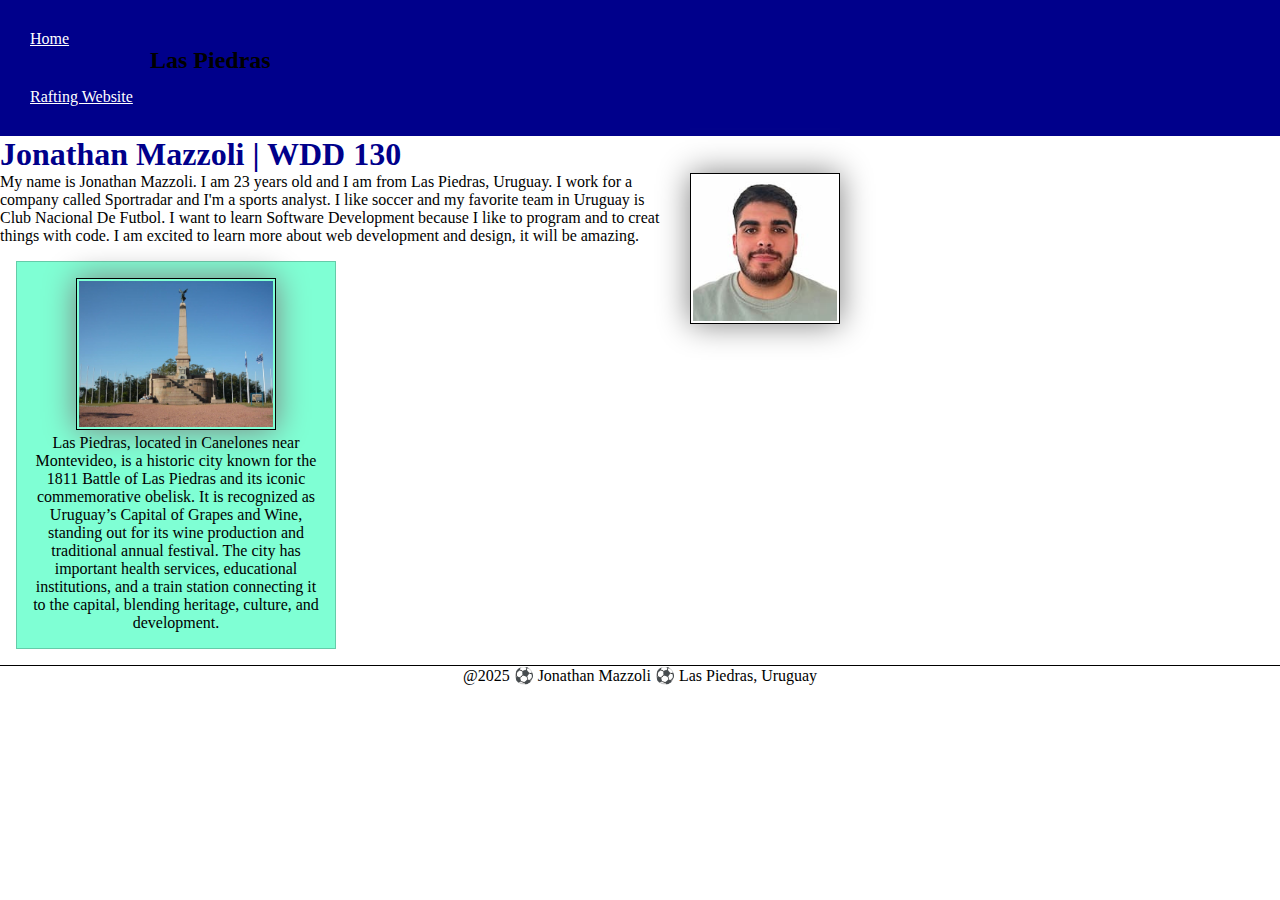
<file: index.html>
<!DOCTYPE html>
 <html lang="en-US">
    <head>
        <meta charset="utf-8">
        <meta name="viewport" content="width=device-width,initial-scale=1.0">
        <title>Jonathan Mazzoli | WDD 130</title>
        <meta name="description" content="Jonathan Mazzoli, WDD130.003 Web Fundamentals, Here I will practice all the things that I learn in the course.'">
        <meta name="author" content="Jonathan Mazzoli">
        <link rel="stylesheet" href="styles/styles.css">
    </head>
    <body>
        <header>
            <nav>
                <a href="#">Home</a>
                <a href="wwr/">Rafting Website</a>
            </nav>
        </header>
        <main>
            <h1>Jonathan Mazzoli | WDD 130</h1>
            <img src="images/profile.jpg" alt="Jonathan Mazzoli Profile Picture" width="200">
            <p>My name is Jonathan Mazzoli. I am 23 years old and I am from Las Piedras, Uruguay. I work for a company called Sportradar and I'm a sports analyst. I like soccer and my favorite team in Uruguay is Club Nacional De Futbol. I want to learn Software Development because I like to program and to creat things with code. I am excited to learn more about web development and design, it will be amazing.</p>
        </main>
        <aside>
            <h2>Las Piedras</h2>
            <img src="images/laspiedras.jpg" alt="Las Piedras Monument">
            <p>Las Piedras, located in Canelones near Montevideo, is a historic city known for the 1811 Battle of Las Piedras and its iconic commemorative obelisk. It is recognized as Uruguay’s Capital of Grapes and Wine, standing out for its wine production and traditional annual festival. The city has important health services, educational institutions, and a train station connecting it to the capital, blending heritage, culture, and development.</p>
        </aside>
        <footer>
            <p>@2025 ⚽ Jonathan Mazzoli ⚽ Las Piedras, Uruguay</p>
        </footer>
    </body>
 </html>
</file>
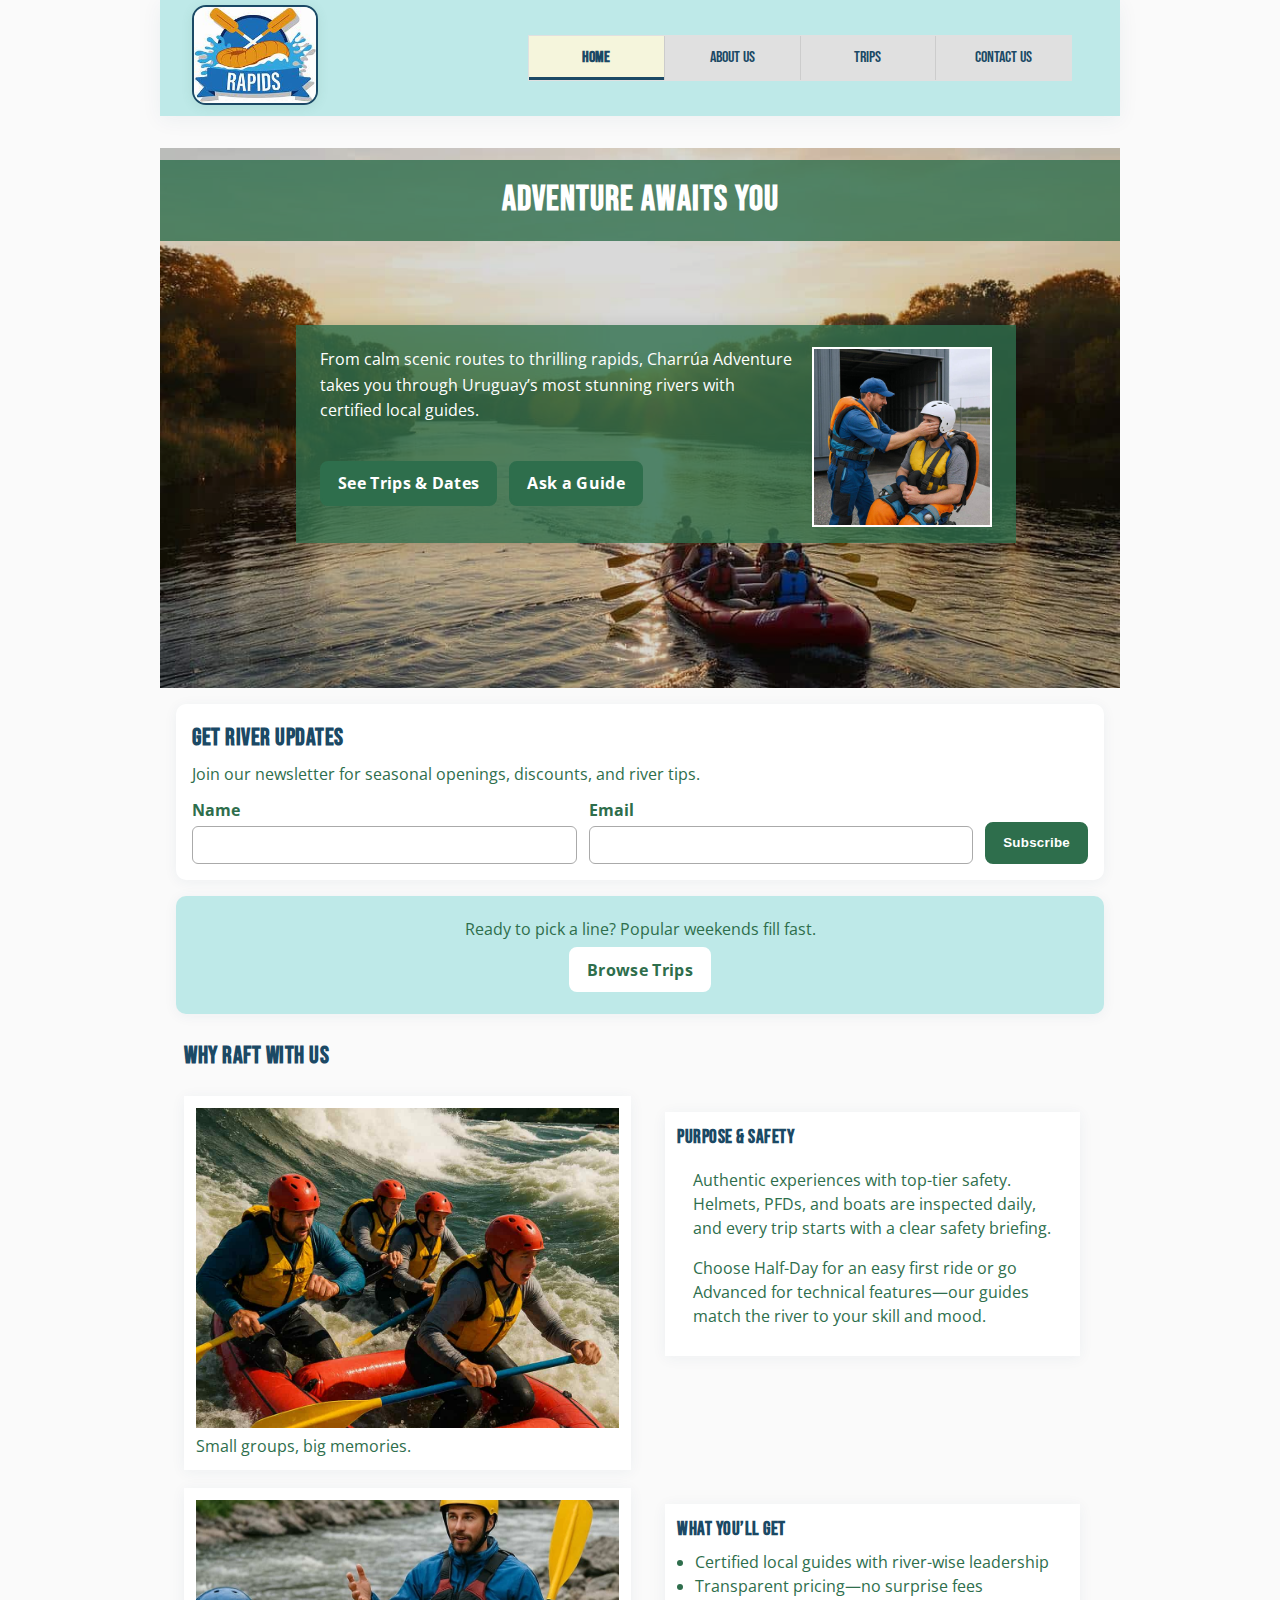
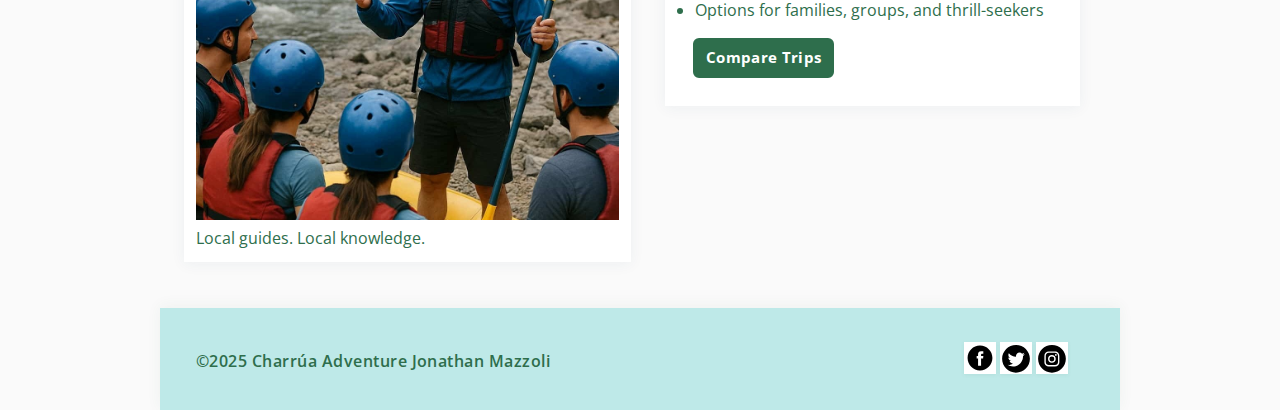
<file: wwr/index.html>
<!DOCTYPE html>
<html lang="en-US">
<head>
  <meta charset="utf-8">
  <meta name="viewport" content="width=device-width,initial-scale=1.0">
  <title>Charrúa Adventure | White Water Rafting in Uruguay</title>
  <meta name="description" content="White water rafting in Uruguay: beginner-friendly floats to advanced rapids. Certified local guides, quality gear, and trips for everyone.">
  <meta name="author" content="Jonathan Mazzoli">
  <link rel="stylesheet" href="styles/rafting.css">
  <link rel="preconnect" href="https://fonts.googleapis.com"><link rel="preconnect" href="https://fonts.gstatic.com" crossorigin>
  <link href="https://fonts.googleapis.com/css2?family=Bebas+Neue&family=Open+Sans:wght@300;400;600;700&display=swap" rel="stylesheet">
</head>
<body>
  <header class="container">
    <div class="logo-box">
      <a href="index.html"><img src="images/raftingsite.jpg" alt="Charrúa Adventure logo"></a>
    </div>
    <nav class="nav-box" aria-label="Primary">
      <ul>
        <li><a href="index.html" aria-current="page">Home</a></li>
        <li><a href="about.html">About Us</a></li>
        <li><a href="trips.html">Trips</a></li>
        <li><a href="contact.html">Contact Us</a></li>
      </ul>
    </nav>
  </header>

  <main>
    <section class="hero hero-home">
      <img src="images/homehero.jpg" alt="Raft at sunset on a calm river">
      <h1>ADVENTURE AWAITS YOU</h1>
      <article>
        <p>From calm scenic routes to thrilling rapids, Charrúa Adventure takes you through Uruguay’s most stunning rivers with certified local guides.</p>
        <p>
          <a class="btn" href="trips.html">See Trips &amp; Dates</a>
          <a class="btn" href="contact.html">Ask a Guide</a>
        </p>
        <img src="images/homesupport.jpg" alt="Guide helping guest with life jacket">
      </article>
    </section>

    <section class="newsletter" aria-labelledby="nl-title">
      <h2 id="nl-title">Get River Updates</h2>
      <p>Join our newsletter for seasonal openings, discounts, and river tips.</p>
      <form class="newsletter-form" action="#" method="post">
        <div class="field">
          <label for="nl-name">Name</label>
          <input type="text" id="nl-name" name="name" required>
        </div>
        <div class="field">
          <label for="nl-email">Email</label>
          <input type="email" id="nl-email" name="email" required>
        </div>
        <button type="submit" class="btn">Subscribe</button>
      </form>
    </section>

    <section class="cta-strip" aria-label="Primary call to action">
      <p>Ready to pick a line? Popular weekends fill fast.</p>
      <p><a class="btn btn-light" href="trips.html">Browse Trips</a></p>
    </section>

    <section class="home-grid" aria-labelledby="hg-title">
      <h2 id="hg-title">Why Raft with Us</h2>

      <figure class="hg-photo">
        <img src="images/homegrid1.jpg" alt="Team paddling into a wave train">
        <figcaption>Small groups, big memories.</figcaption>
      </figure>

      <article class="hg-text">
        <h3>Purpose &amp; Safety</h3>
        <p>Authentic experiences with top-tier safety. Helmets, PFDs, and boats are inspected daily, and every trip starts with a clear safety briefing.</p>
        <p>Choose Half-Day for an easy first ride or go Advanced for technical features—our guides match the river to your skill and mood.</p>
      </article>

      <figure class="hg-photo">
        <img src="images/homegrid2.jpg" alt="Guide briefing guests before launch">
        <figcaption>Local guides. Local knowledge.</figcaption>
      </figure>

      <article class="hg-text">
        <h3>What You’ll Get</h3>
        <ul>
          <li>Certified local guides with river-wise leadership</li>
          <li>Transparent pricing—no surprise fees</li>
          <li>Options for families, groups, and thrill-seekers</li>
        </ul>
        <p><a class="btn btn-small" href="trips.html">Compare Trips</a></p>
      </article>
    </section>
  </main>

  <footer>
    <p>©2025 Charrúa Adventure Jonathan Mazzoli</p>
    <nav class="socialmedia">
      <a href="https://facebook.com"><img src="images/facebook_icon.svg" alt="Facebook icon"></a>
      <a href="https://x.com"><img src="images/twitter_icon.svg" alt="X icon"></a>
      <a href="https://instagram.com"><img src="images/instagram_icon.svg" alt="Instagram icon"></a>
    </nav>
  </footer>
</body>
</html>
</file>
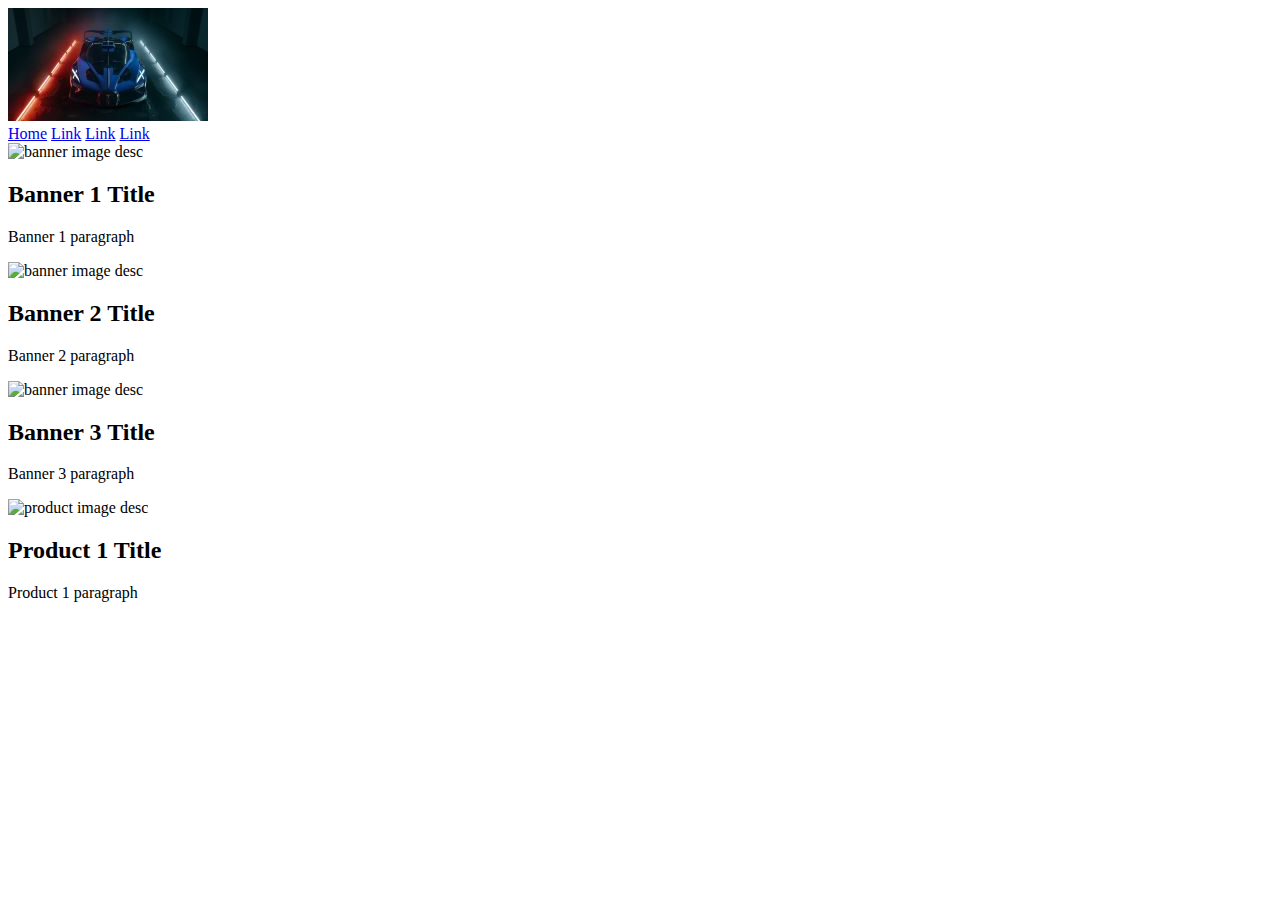
<file: week03/wireframe.html>
<!DOCTYPE html>
<html lang="en-US">
    <head>
        <meta charset="utf-8">
        <meta name="viewport" content="width=device-width, initial-scale=1.0">
        <title>Wireframe Practice</title>
    </head>
    <body>
        <header>
            <div class="logo-box">
                <img src="/images/autologo.jpg" alt="logo">
            </div>
            <nav>
                <a href="#">Home</a>
                <a href="#">Link</a>
                <a href="#">Link</a>
                <a href="#">Link</a>
            </nav>
        </header>
        <main>
            <div id="banner-box">
                <section class="banner">
                    <img scr="https://www.shutterstock.com/image-photo/black-modern-car-closeup-on-260nw-2139196215.jpg" alt="banner image desc">
                    <h2>Banner 1 Title</h2>
                    <p>Banner 1 paragraph</p>
                </section>
                <section class="banner">
                    <img scr="https://www.shutterstock.com/image-photo/black-modern-car-closeup-on-260nw-2139196215.jpg" alt="banner image desc">
                    <h2>Banner 2 Title</h2>
                    <p>Banner 2 paragraph</p>
                </section>
                <section class="banner">
                    <img scr="https://www.shutterstock.com/image-photo/black-modern-car-closeup-on-260nw-2139196215.jpg" alt="banner image desc">
                    <h2>Banner 3 Title</h2>
                    <p>Banner 3 paragraph</p>
                </section>
            </div>
            <div id="product-gallerry">
                <section class="product">
                    <img scr="https://www.shutterstock.com/image-photo/black-modern-car-closeup-on-260nw-2139196215.jpg" alt="product image desc">
                    <h2>Product 1 Title</h2>
                    <p>Product 1 paragraph</p>
            </div>
        </main>
        <footer>

        </footer>
    </body>
</html>
</file>
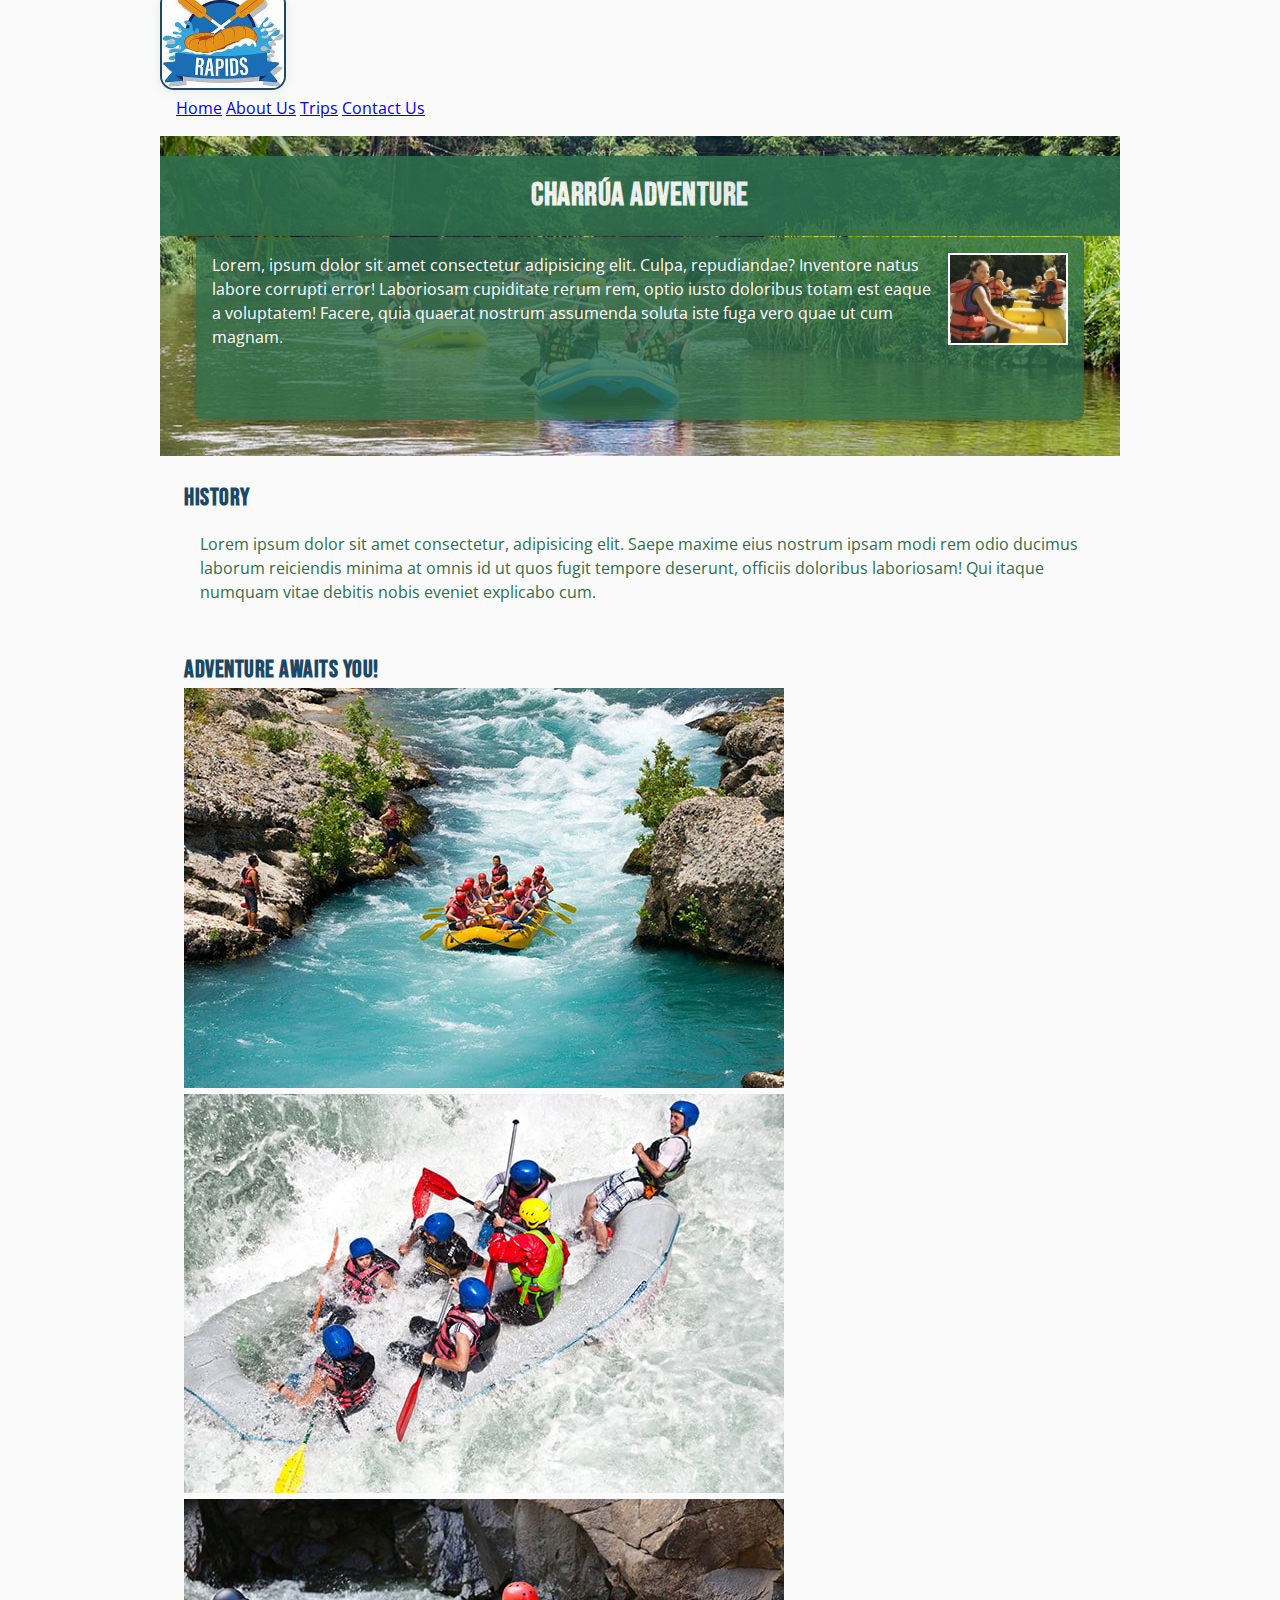
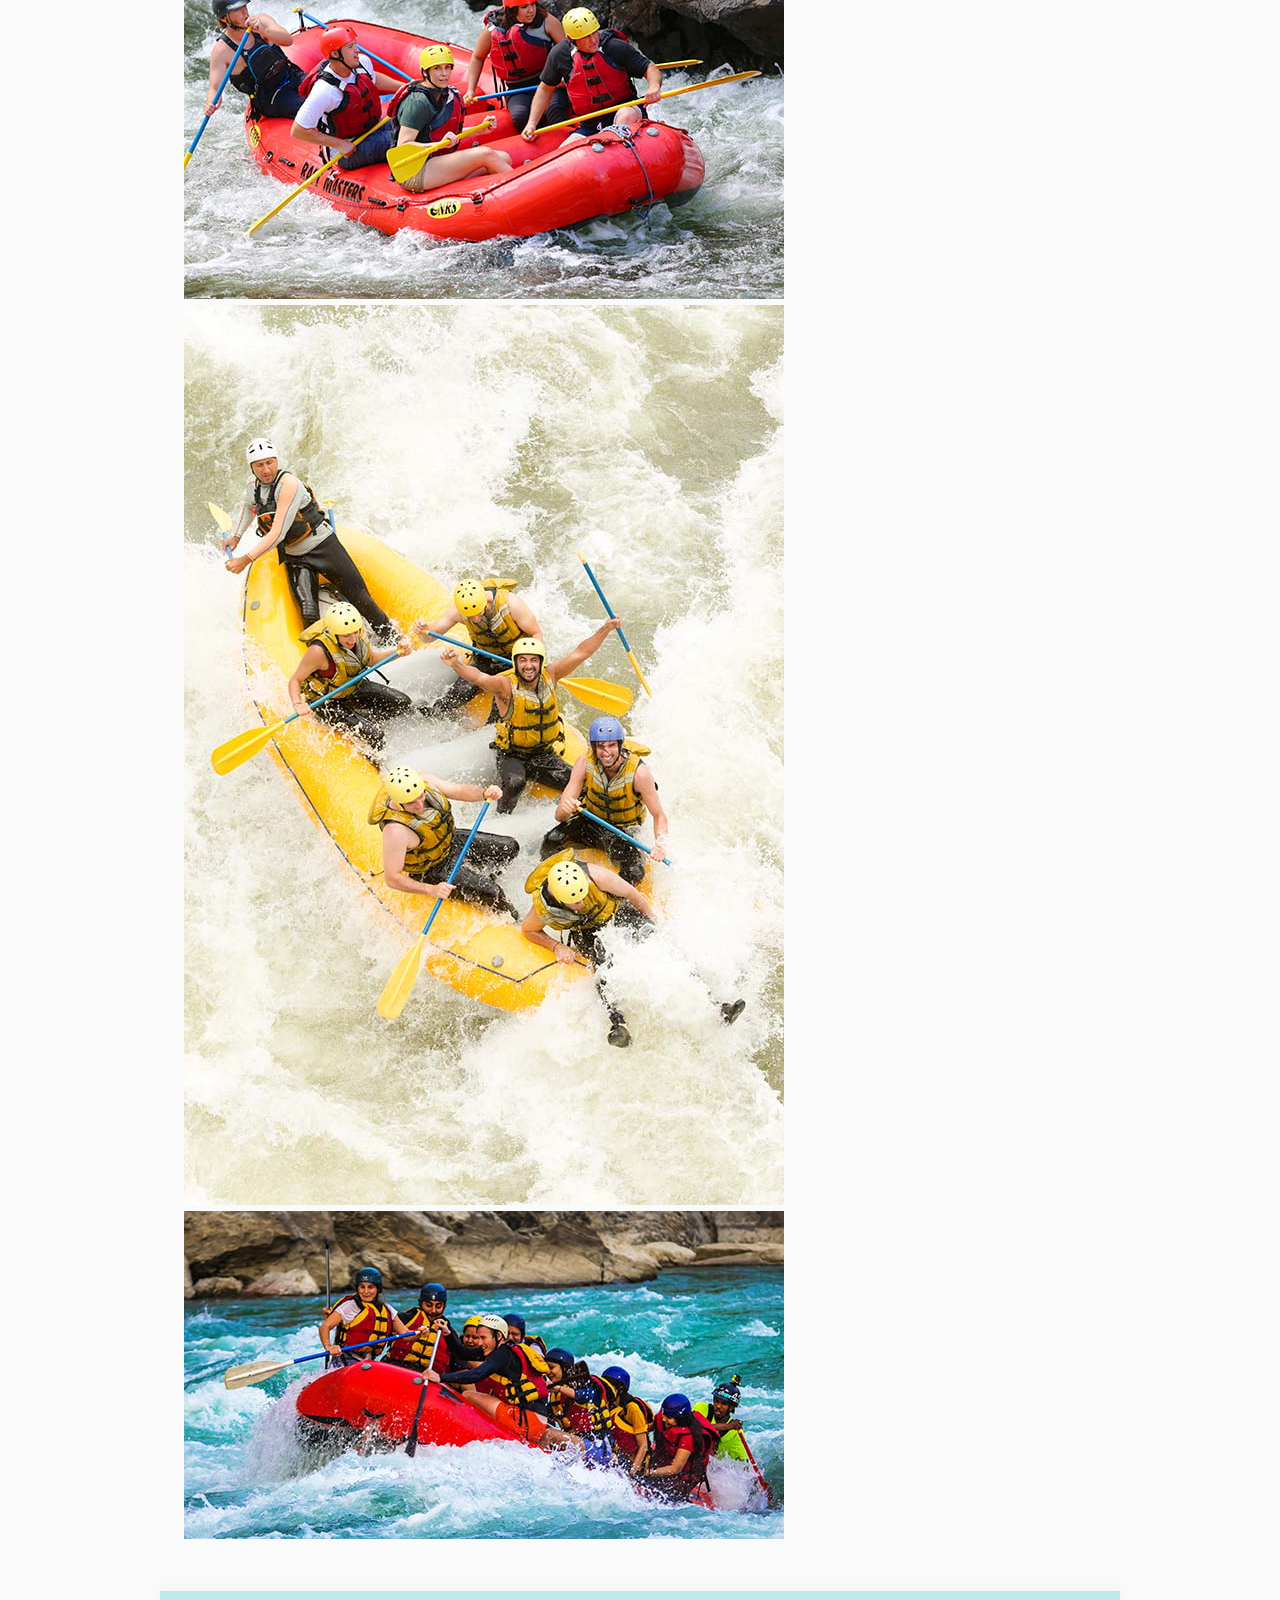
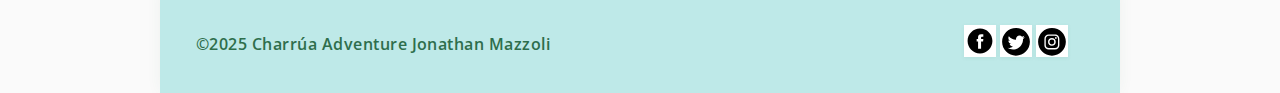
<file: wwr/about.html>
<!DOCTYPE html>
<html lang="en-US">
    <head>
        <meta charset="utf-8">
        <meta name="viewport" content="width=device-width,initial-scale=1.0">
        <title>About Us</title>
        <meta name="description" content="Here you are going to see all the information about us">
        <meta name="author" content="Jonathan Mazzoli">
        <link rel="stylesheet" href="styles/rafting.css">

        <link rel="preconnect" href="https://fonts.googleapis.com">
        <link rel="preconnect" href="https://fonts.gstatic.com" crossorigin>
        <link href="https://fonts.googleapis.com/css2?family=Bebas+Neue&family=Open+Sans:ital,wght@0,300;0,400;0,600;0,700;1,300;1,400;1,600;1,700&display=swap" rel="stylesheet">
    </head>
    <body>
        <header>
            <div class="logo-box">
                <img src="/wwr/images/raftingsite.jpg" alt="logo">
            </div>
            <nav>
                <a href="index.html">Home</a>
                <a href="about.html">About Us</a>
                <a href="trips.html">Trips</a>
                <a href="contact.html">Contact Us</a>
            </nav>
        </header>
        <main>
            <div class="hero">
                <img src="/wwr/images/hero.jpg" alt="hero image">
                <h1>Charrúa Adventure</h1>
                <article>
                    <img src="/wwr/images/happyclient.jpeg" alt="happy client image">
                    <p>Lorem, ipsum dolor sit amet consectetur adipisicing elit. Culpa, repudiandae? Inventore natus labore corrupti error! Laboriosam cupiditate rerum rem, optio iusto doloribus totam est eaque a voluptatem! Facere, quia quaerat nostrum assumenda soluta iste fuga vero quae ut cum magnam.</p>
                </article>
            </div>
            <section>
                <h2>History</h2>
                <p>Lorem ipsum dolor sit amet consectetur, adipisicing elit. Saepe maxime eius nostrum ipsam modi rem odio ducimus laborum reiciendis minima at omnis id ut quos fugit tempore deserunt, officiis doloribus laboriosam! Qui itaque numquam vitae debitis nobis eveniet explicabo cum.</p>
            </section>
            <section>
                <h2>Adventure Awaits You!</h2>
                <img src="/wwr/images/section1.jpg" alt="11 people rafting between rocks and 2 people looking them.">
                <img src="/wwr/images/section2.jpg" alt="7 people rafting with water inside the raft.">
                <img src="/wwr/images/section3.jpg" alt="5 people rafting between rocks.">
                <img src="/wwr/images/section4.jpg" alt="7 people rafting with 2 looking at the camera.">
                <img src="/wwr/images/section5.jpg" alt="9 people rafting and smiling.">
            </section>
        </main>
        <footer>
            <p>©2025 Charrúa Adventure Jonathan Mazzoli</p>
            <nav class="socialmedia">
                <a href="https://facebook.com">
                    <img src="/wwr/images/facebook_icon.svg" alt="Facebook">
                </a>
                <a href="https://x.com">
                    <img src="/wwr/images/twitter_icon.svg" alt="X">
                </a>
                <a href="https://instagram.com">
                    <img src="/wwr/images/instagram_icon.svg" alt="Instagram">
                </a>
            </nav>
        </footer>
    </body>

</html>
</file>
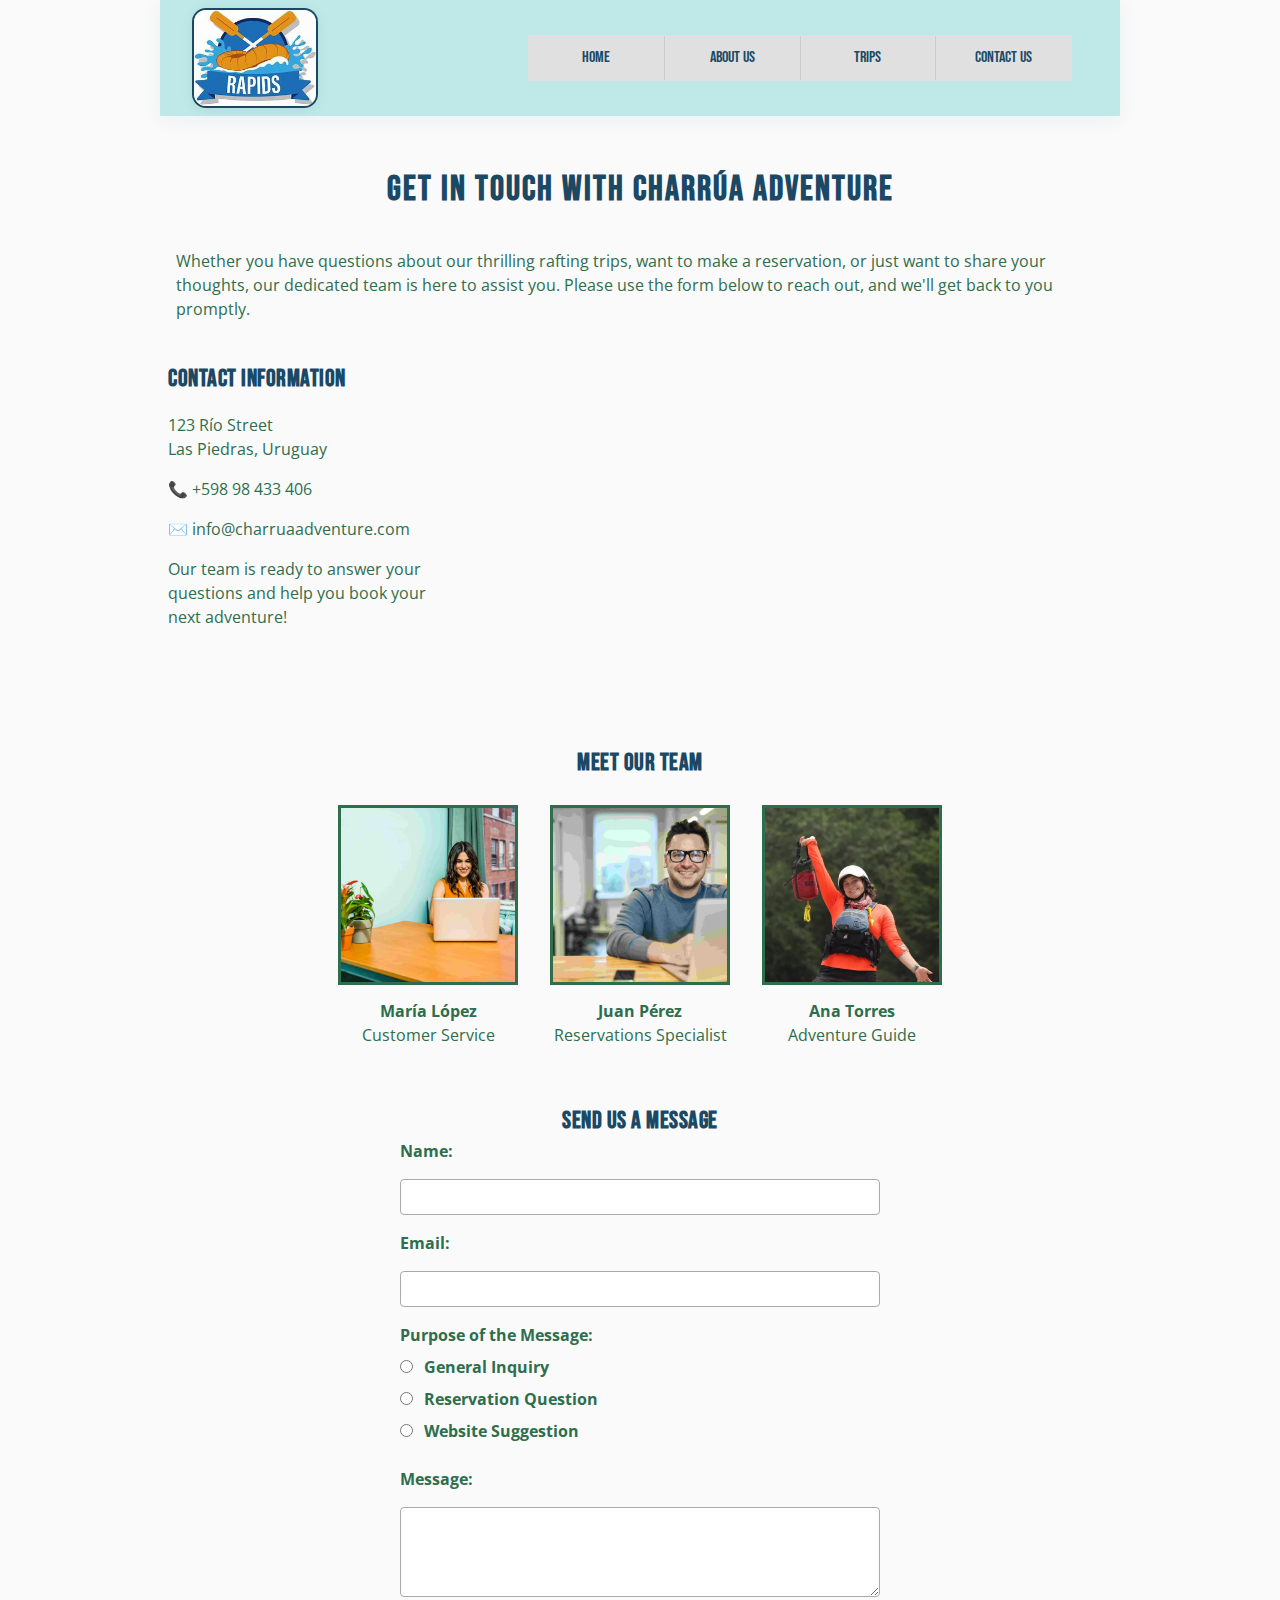
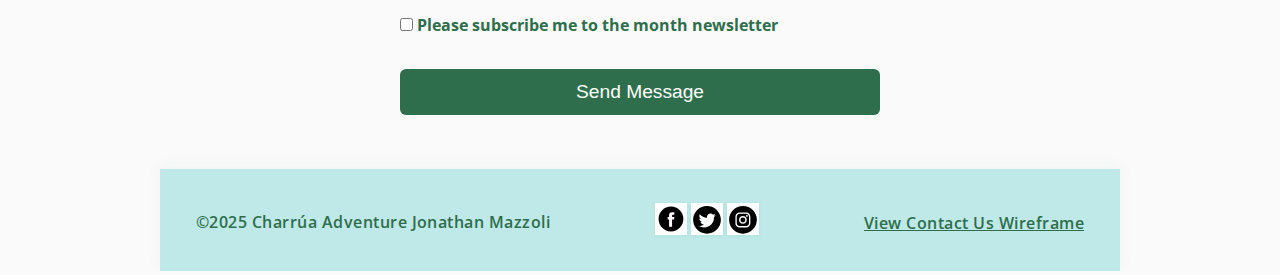
<file: wwr/contact.html>
<!DOCTYPE html>
<html lang="en-US">
    <head>
        <meta charset="utf-8">
        <meta name="viewport" content="width=device-width,initial-scale=1.0">
        <title>Contact Charrúa Adventure Rafting Company</title>
        <meta name="description" content="Contact Charrúa Adventure for inquiries, reservations, and suggestions about rafting adventures.">
        <meta name="author" content="Jonathan Mazzoli">
        <link rel="stylesheet" href="styles/rafting.css">

        <link rel="preconnect" href="https://fonts.googleapis.com">
        <link rel="preconnect" href="https://fonts.gstatic.com" crossorigin>
        <link href="https://fonts.googleapis.com/css2?family=Bebas+Neue&family=Open+Sans:ital,wght@0,300;0,400;0,600;0,700;1,300;1,400;1,600;1,700&display=swap" rel="stylesheet">
    </head>
    <body class="contact-page">
        <header class="container">
            <div class="logo-box">
                <img src="images/raftingsite.jpg" alt="logo image">
            </div>
            <nav class="nav-box">
                <ul>
                    <li><a href="index.html">Home</a></li>
                    <li><a href="about.html">About Us</a></li>
                    <li><a href="trips.html">Trips</a></li>
                    <li><a href="contact.html">Contact Us</a></li>
                </ul>
            </nav>
        </header>
        <main>
            <h1>Get in Touch with Charrúa Adventure</h1>
            <p>Whether you have questions about our thrilling rafting trips, want to make a reservation, or just want to share your thoughts, our dedicated team is here to assist you. Please use the form below to reach out, and we'll get back to you promptly.</p>
            <section class="contact-info">
                <div class="info-box">
                    <h2>Contact Information</h2>
                    <p>123 Río Street<br>Las Piedras, Uruguay</p>
                    <p>📞 +598 98 433 406</p>
                    <p>✉️ info@charruaadventure.com</p>
                    <p>Our team is ready to answer your questions and help you book your next adventure!</p>
                </div>
                <div class="map-box">
                    <iframe class="map-iframe" src="https://www.google.com/maps/embed?pb=!1m18!1m12!1m3!1d15598.027734838077!2d-56.225363686239774!3d-34.7283424774628!2m3!1f0!2f0!3f0!3m2!1i1024!2i768!4f13.1!3m3!1m2!1s0x95a1cd4c5158acf3%3A0xe0a43fef314c51a4!2s15900%20Las%20Piedras%2C%20Departamento%20de%20Canelones!5e0!3m2!1ses-419!2suy!4v1754099332495!5m2!1ses-419!2suy" allowfullscreen="" loading="lazy" referrerpolicy="no-referrer-when-downgrade" title="Map of Las Piedras, Uruguay"></iframe>
                </div>
            </section>
            <section class="employees">
                <h2>Meet our team</h2>
                <div class="employee-profiles">
                    <figure>
                        <img src="images/employee1.jpg" alt="María López, Customer Service" loading="lazy">
                        <figcaption>
                            <strong>María López</strong><br>
                            Customer Service
                        </figcaption>
                    </figure>
                    <figure>
                        <img src="images/employee2.jpg" alt="Juan Pérez, Reservations Specialist" loading="lazy">
                        <figcaption>
                            <strong>Juan Pérez</strong><br>
                            Reservations Specialist
                        </figcaption>
                    </figure>
                    <figure>
                        <img src="images/employee3.jpg" alt="Ana Torres, Adventure Guide" loading="lazy">
                        <figcaption>
                            <strong>Ana Torres</strong><br>
                            Adventure Guide
                        </figcaption>
                    </figure>
                </div>
            </section>
            <section class="contact-form-section">
                <h2>Send Us a Message</h2>
                <form action="#" method="post" class="contact-form">
                    <label for="name">Name:</label>
                    <input type="text" id="name" name="user_name" required>

                    <label for="email">Email:</label>
                    <input type="email" id="email" name="user_email" required>

                    <fieldset>
                        <legend>Purpose of the Message:</legend>

                        <label for="general-inquiry">
                            <input type="radio" id="general-inquiry" name="purpose" value="general" required />
                            General Inquiry
                        </label>

                        <label for="reservation-question">
                            <input type="radio" id="reservation-question" name="purpose" value="reservation" />
                            Reservation Question
                        </label>

                        <label for="website-suggestion">
                            <input type="radio" id="website-suggestion" name="purpose" value="suggestion" />
                            Website Suggestion
                        </label>
                    </fieldset>

                    <label for="message">Message:</label>
                    <textarea id="message" name="user_message" rows="4" required></textarea>

                    <label for="subscribe" class="checkbox-lable">
                        <input type="checkbox" id="subscribe" name="subscribe">
                        Please subscribe me to the month newsletter
                    </label>
                    
                    <button type="submit">Send Message</button>
                </form>
            </section>
        </main>
        <footer>
            <p>©2025 Charrúa Adventure Jonathan Mazzoli</p>
            <nav class="socialmedia">
                <a href="https://facebook.com">
                    <img src="images/facebook_icon.svg" alt="Facebook icon">
                </a>
                <a href="https://x.com">
                    <img src="images/twitter_icon.svg" alt="X icon">
                </a>
                <a href="https://instagram.com">
                    <img src="images/instagram_icon.svg" alt="Instagram icon">
                </a>
            </nav>
                <p>
                    <a href="images/contact_wareframe.webp" target="_blank" rel="noopener noreferrer">
                    View Contact Us Wireframe
                    </a>
                </p>
        </footer>
    </body>
</html>
</file>
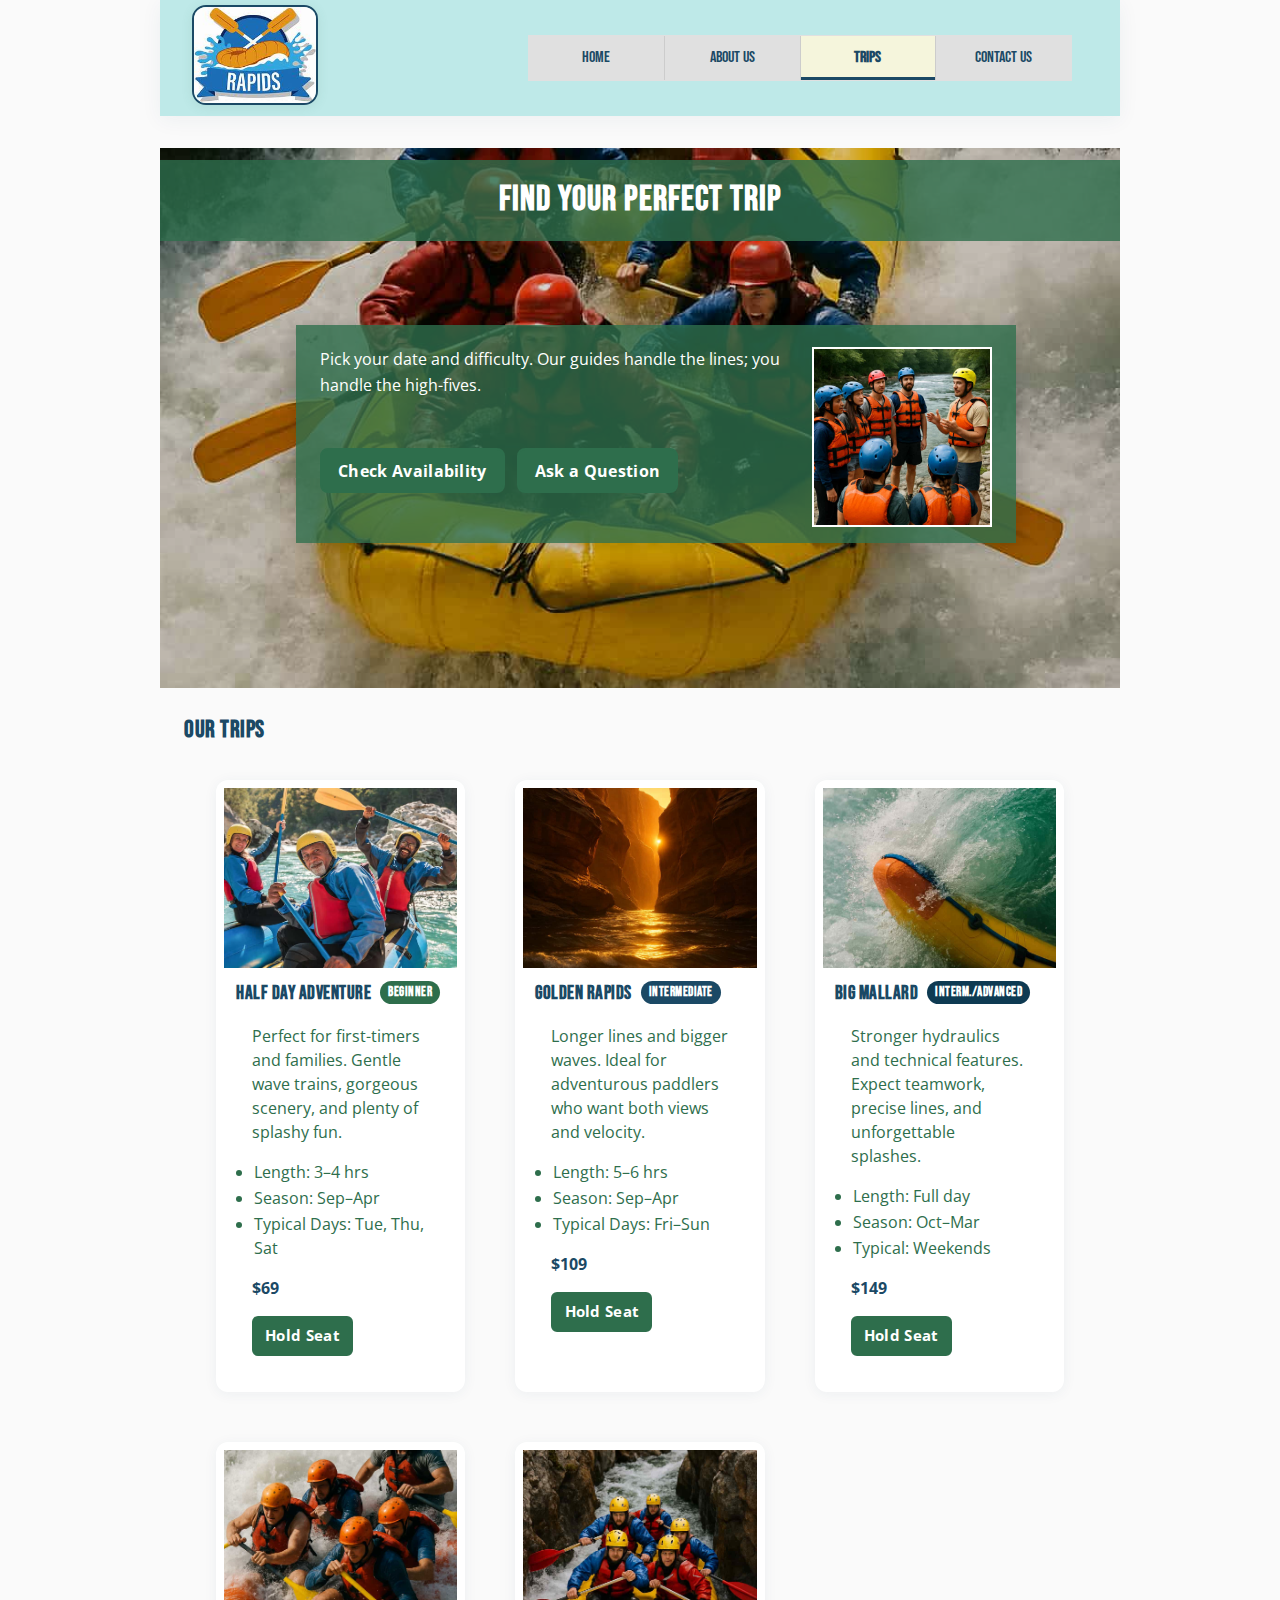
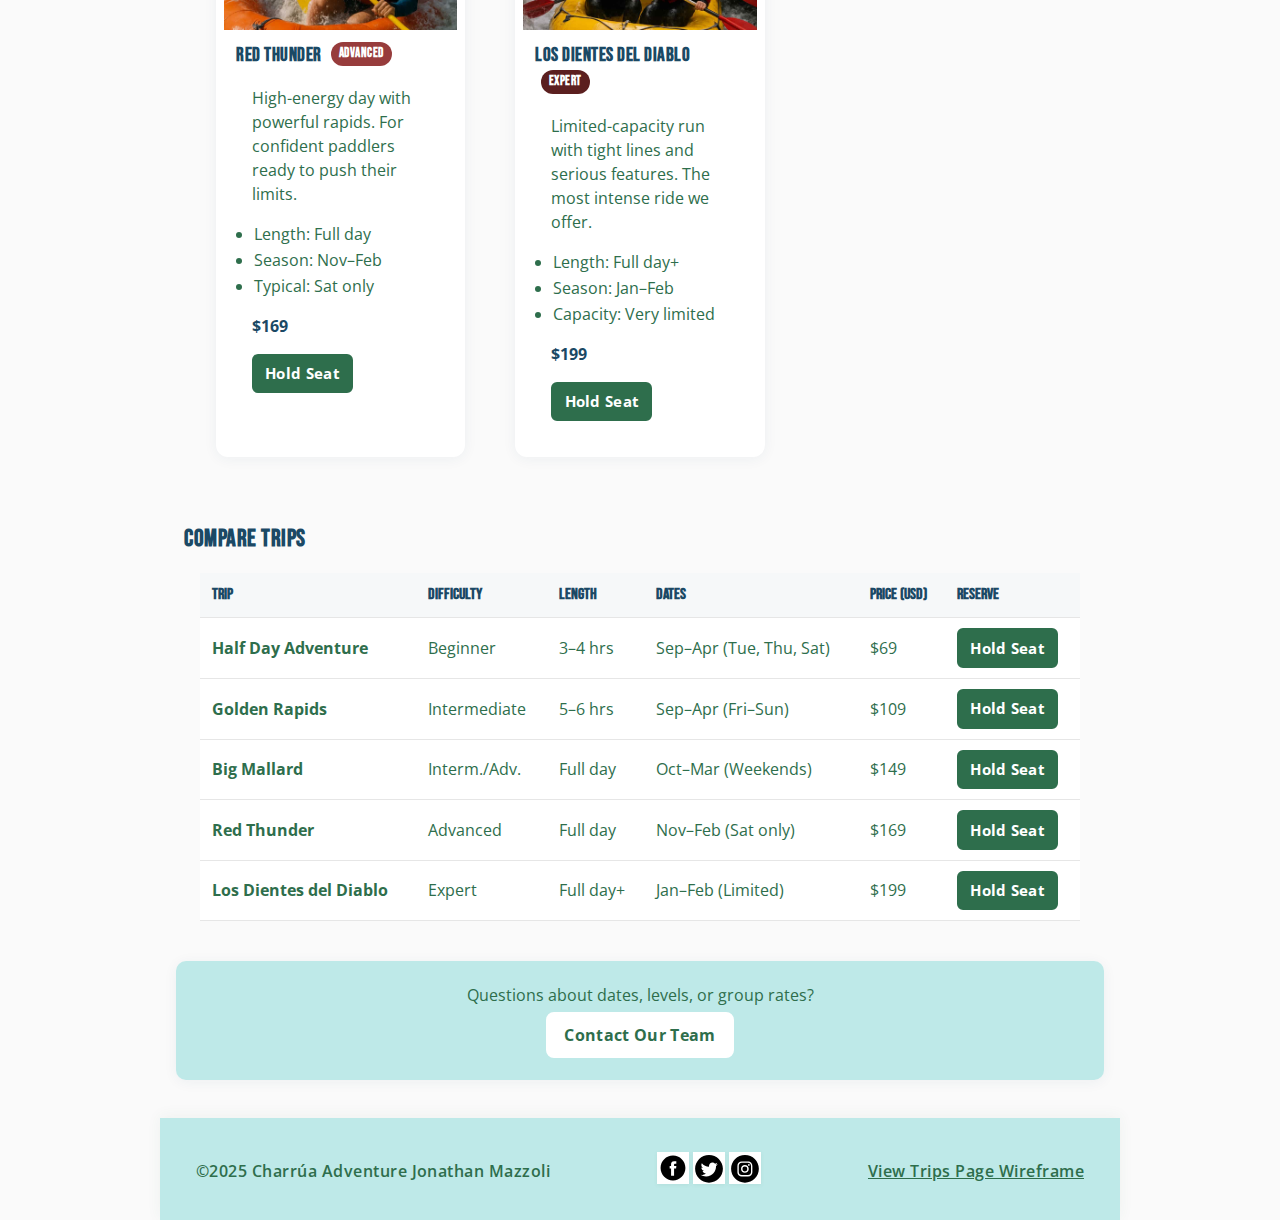
<file: wwr/trips.html>
<!DOCTYPE html>
<html lang="en-US">
<head>
  <meta charset="utf-8">
  <meta name="viewport" content="width=device-width,initial-scale=1.0">
  <title>Trips & Pricing | Charrúa Adventure</title>
  <meta name="description" content="Compare rafting trips, difficulty, duration, seasonal dates, and prices. Contact us to check availability.">
  <meta name="author" content="Jonathan Mazzoli">
  <link rel="stylesheet" href="styles/rafting.css">
  <link rel="preconnect" href="https://fonts.googleapis.com"><link rel="preconnect" href="https://fonts.gstatic.com" crossorigin>
  <link href="https://fonts.googleapis.com/css2?family=Bebas+Neue&family=Open+Sans:wght@300;400;600;700&display=swap" rel="stylesheet">
</head>
<body>
  <header class="container">
    <div class="logo-box">
      <a href="index.html"><img src="images/raftingsite.jpg" alt="Charrúa Adventure logo"></a>
    </div>
    <nav class="nav-box" aria-label="Primary">
      <ul>
        <li><a href="index.html">Home</a></li>
        <li><a href="about.html">About Us</a></li>
        <li><a href="trips.html" aria-current="page">Trips</a></li>
        <li><a href="contact.html">Contact Us</a></li>
      </ul>
    </nav>
  </header>

  <main>
    <!-- HERO Trips -->
    <section class="hero hero-trips">
      <img src="images/tripshero.jpg" alt="Raft dropping into a foamy rapid">
      <h1>FIND YOUR PERFECT TRIP</h1>
      <article>
        <p>Pick your date and difficulty. Our guides handle the lines; you handle the high-fives.</p>
        <p>
          <a class="btn" href="contact.html">Check Availability</a>
          <a class="btn" href="contact.html">Ask a Question</a>
        </p>
        <img src="images/tripsupport.jpg" alt="Guests listening to safety briefing at the put-in">
      </article>
    </section>

    <!-- Trip cards -->
    <section aria-labelledby="cards-title">
      <h2 id="cards-title">Our Trips</h2>

      <div class="trip-grid">
        <article class="trip-card">
          <img src="images/tripscard1.jpg" alt="Crew smiling on a calm bend">
          <div class="trip-card__body">
            <h3>Half Day Adventure <span class="badge badge--easy">Beginner</span></h3>
            <p>Perfect for first-timers and families. Gentle wave trains, gorgeous scenery, and plenty of splashy fun.</p>
            <ul class="trip-meta">
              <li>Length: 3–4 hrs</li>
              <li>Season: Sep–Apr</li>
              <li>Typical Days: Tue, Thu, Sat</li>
            </ul>
            <p class="trip-price">$69</p>
            <p><a class="btn btn-small" href="contact.html">Hold Seat</a></p>
          </div>
        </article>

        <article class="trip-card">
          <img src="images/tripscard2.jpg" alt="Canyon glow with moderate whitewater">
          <div class="trip-card__body">
            <h3>Golden Rapids <span class="badge badge--mod">Intermediate</span></h3>
            <p>Longer lines and bigger waves. Ideal for adventurous paddlers who want both views and velocity.</p>
            <ul class="trip-meta">
              <li>Length: 5–6 hrs</li>
              <li>Season: Sep–Apr</li>
              <li>Typical Days: Fri–Sun</li>
            </ul>
            <p class="trip-price">$109</p>
            <p><a class="btn btn-small" href="contact.html">Hold Seat</a></p>
          </div>
        </article>

        <article class="trip-card">
          <img src="images/tripscard3.jpg" alt="Bow diving into a standing wave">
          <div class="trip-card__body">
            <h3>Big Mallard <span class="badge badge--midHard">Interm./Advanced</span></h3>
            <p>Stronger hydraulics and technical features. Expect teamwork, precise lines, and unforgettable splashes.</p>
            <ul class="trip-meta">
              <li>Length: Full day</li>
              <li>Season: Oct–Mar</li>
              <li>Typical: Weekends</li>
            </ul>
            <p class="trip-price">$149</p>
            <p><a class="btn btn-small" href="contact.html">Hold Seat</a></p>
          </div>
        </article>

        <article class="trip-card">
          <img src="images/tripscard4.jpg" alt="Foamy lateral wave hitting the bow">
          <div class="trip-card__body">
            <h3>Red Thunder <span class="badge badge--hard">Advanced</span></h3>
            <p>High-energy day with powerful rapids. For confident paddlers ready to push their limits.</p>
            <ul class="trip-meta">
              <li>Length: Full day</li>
              <li>Season: Nov–Feb</li>
              <li>Typical: Sat only</li>
            </ul>
            <p class="trip-price">$169</p>
            <p><a class="btn btn-small" href="contact.html">Hold Seat</a></p>
          </div>
        </article>

        <article class="trip-card">
          <img src="images/tripscard5.jpg" alt="Technical narrow chute">
          <div class="trip-card__body">
            <h3>Los Dientes del Diablo <span class="badge badge--expert">Expert</span></h3>
            <p>Limited-capacity run with tight lines and serious features. The most intense ride we offer.</p>
            <ul class="trip-meta">
              <li>Length: Full day+</li>
              <li>Season: Jan–Feb</li>
              <li>Capacity: Very limited</li>
            </ul>
            <p class="trip-price">$199</p>
            <p><a class="btn btn-small" href="contact.html">Hold Seat</a></p>
          </div>
        </article>
      </div>
    </section>

    <!-- Tabla comparativa -->
    <section aria-labelledby="table-title">
      <h2 id="table-title">Compare Trips</h2>
      <div class="table-wrapper">
        <table class="table">
          <caption class="visually-hidden">Trips compared by difficulty, length, schedule, and price</caption>
          <thead>
            <tr>
              <th scope="col">Trip</th>
              <th scope="col">Difficulty</th>
              <th scope="col">Length</th>
              <th scope="col">Dates</th>
              <th scope="col">Price (USD)</th>
              <th scope="col">Reserve</th>
            </tr>
          </thead>
          <tbody>
            <tr>
              <th scope="row">Half Day Adventure</th>
              <td>Beginner</td><td>3–4 hrs</td><td>Sep–Apr (Tue, Thu, Sat)</td><td>$69</td>
              <td><a class="btn btn-small" href="contact.html">Hold Seat</a></td>
            </tr>
            <tr>
              <th scope="row">Golden Rapids</th>
              <td>Intermediate</td><td>5–6 hrs</td><td>Sep–Apr (Fri–Sun)</td><td>$109</td>
              <td><a class="btn btn-small" href="contact.html">Hold Seat</a></td>
            </tr>
            <tr>
              <th scope="row">Big Mallard</th>
              <td>Interm./Adv.</td><td>Full day</td><td>Oct–Mar (Weekends)</td><td>$149</td>
              <td><a class="btn btn-small" href="contact.html">Hold Seat</a></td>
            </tr>
            <tr>
              <th scope="row">Red Thunder</th>
              <td>Advanced</td><td>Full day</td><td>Nov–Feb (Sat only)</td><td>$169</td>
              <td><a class="btn btn-small" href="contact.html">Hold Seat</a></td>
            </tr>
            <tr>
              <th scope="row">Los Dientes del Diablo</th>
              <td>Expert</td><td>Full day+</td><td>Jan–Feb (Limited)</td><td>$199</td>
              <td><a class="btn btn-small" href="contact.html">Hold Seat</a></td>
            </tr>
          </tbody>
        </table>
      </div>
    </section>

    <!-- CTA final -->
    <section class="cta-strip" aria-label="Contact call to action">
      <p>Questions about dates, levels, or group rates?</p>
      <p><a class="btn btn-light" href="contact.html">Contact Our Team</a></p>
    </section>
  </main>

  <footer>
    <p>©2025 Charrúa Adventure Jonathan Mazzoli</p>
    <nav class="socialmedia">
      <a href="https://facebook.com"><img src="images/facebook_icon.svg" alt="Facebook icon"></a>
      <a href="https://x.com"><img src="images/twitter_icon.svg" alt="X icon"></a>
      <a href="https://instagram.com"><img src="images/instagram_icon.svg" alt="Instagram icon"></a>
    </nav>
    <p><a href="images/trips_wireframe.webp" target="_blank" rel="noopener noreferrer">View Trips Page Wireframe</a></p>
  </footer>
</body>
</html>
</file>
<file: styles/styles.css>
/* Class Selectors */

*{
    margin: 0;
    padding: 0;
    box-sizing: border-box;
 }

nav {
    background-color: darkblue;
    padding: 10px;
}

nav a {color: white;
    display: block;
    padding: 20px;
}

h1 {color: darkblue;
}

img {width: 150px;
    height: auto;
    border: 1px solid black;
    padding: 2px;
    box-shadow: 0 0 30px gray;}

p {padding: 0;
}

main {
    max-width: 840px;
}

aside {
    width: 20rem;
    margin: 1rem;
    border: 1px solid rgb(0 0 0 / 0.2); /* 1️⃣ */
    padding: 1rem;
    background-color: aquamarine;
    color: black;
    text-align: center;
}

aside img {
    width: 200px;
    height: auto;
}

main img {
    width: 150px;
    height: auto;
    float: right;
    margin-left: 16px;
    margin-bottom: 16px;
    display: block;
}

footer {
    margin-top: 15px;
    border-top: 1px solid #000;
    text-align: center;
}

.box {
    margin: 1rem;
    border: 1px solid rgb(0 0 0 / 10%);
    padding: 1rem;
    background-color: #ddd;
    color: #000;
}

aside {
    width: 20em;
    text-align: center;
}

aside h2 {
    position: absolute;
    top: 47px;
    left: 150px;
}
</file>
<file: wwr/styles/rafting.css>
:root{
  --primary-color:#1B4965;
  --secundary-color:#BEE9E8;      /* nombre original */
  --secondary-color:var(--secundary-color); /* alias */
  --accent1-color:#2E6E4C;
  --accent2-color:#F5F5DC;
  --heading-font:"Bebas Neue",sans-serif;
  --body-font:"Open Sans",sans-serif;
  --surface:#fff;
  --border:#e6e6e6;
  --shadow-lg:0 4px 20px rgba(27,73,101,.06);
  --shadow-md:0 2px 14px rgba(27,73,101,.06);
  --shadow-sm:0 1px 8px rgba(27,73,101,.05);
  color-scheme:light;
}
*{margin:0;padding:0;box-sizing:border-box}
html,body{height:100%}
body{font-family:var(--body-font);color:var(--accent1-color);background:#fafafa;line-height:1.5}


header,main,footer {
  width:100%;
  max-width:960px;
  margin:0 auto
}

h1,h2,h3 {
  font-family:var(--heading-font);
  color:var(--primary-color);
  letter-spacing:.5px
}

nav,p,section,article {
  margin:16px
}

section,article {
  padding:8px
}

.socialmedia a {
  text-decoration:none
}

a:focus-visible,button:focus-visible,.btn:focus-visible {
  outline:2px dashed var(--primary-color);
  outline-offset:2px
}

.container {
  display:grid;
  grid-template-columns:1fr 2fr;
  align-items:center;
  gap:32px;
  width:100%;
  margin:0 auto 32px auto;
  padding:18px 32px;
  background:var(--secondary-color);
  box-shadow:var(--shadow-lg)
}

.logo-box {display:flex;
  align-items:center;
  height:80px
}

.logo-box img {
  height:100px;
  width:auto;
  border-radius:14px;
  box-shadow:0 2px 12px rgba(46,110,76,.10);
  border:2px solid var(--primary-color)
}

.nav-box ul {
  display:flex;
  list-style:none;
  justify-content:flex-end;
  margin:0;
  padding:0;
  border:1px solid #E0E0E0;
  background:#E0E0E0
}

.nav-box li {
  flex:1 1 0;
  border-right:1px solid #ccc
}

.nav-box li:last-child {
  border-right:none
}

.nav-box a {
  display:block;
  width:100%;
  padding:10px 0;
  text-align:center;
  font-family:var(--heading-font);
  font-size:1rem;
  color:var(--primary-color);
  text-decoration:none;
  transition:background .2s
}

.nav-box a:hover {
  background:var(--accent2-color)
}
.nav-box a[aria-current="page"] {
  background:var(--accent2-color);
  box-shadow:inset 0 -3px 0 var(--primary-color);
  font-weight:700
}

.hero {
  position:relative
}

.hero img {
  display:block;
  width:100%;
  height:auto
}

h1 {
  position: absolute;
  top: 20px;
  width: 100%;
  padding: 16px;
  text-align: center;
  opacity: 0.9;
  background-color: var(--accent1-color);
  color: #fff;
}

.hero article{
  position:absolute!important;
  top:85px;
  bottom:20px;
  left:20px;
  right:20px;
  background:rgba(46,110,76,.8);
  color:#fff;
  padding:16px;
  border-radius:8px;
  box-shadow:0 4px 10px rgba(0,0,0,.3);
  font-size:1rem
}

.hero article p {
  margin:0;
  line-height:1.5
}

.hero article img {
  float:right;
  width:120px;
  border-radius:0;
  border:2px solid #fff;
  margin-left:16px;
  object-fit:cover
}

.hero.hero-home,.hero.hero-trips{
  position:relative;
  height:60vh;
  max-height:600px;
  overflow:hidden;
  margin:16px auto;
  padding:0!important
}

.hero.hero-home>img,.hero.hero-trips>img {
  width:100%;
  height:100%!important;
  object-fit:cover;
  filter:brightness(.85)
}

.hero.hero-home h1,.hero.hero-trips h1 {
  position:absolute!important;
  top:12px;
  left:0;
  right:0;
  margin:0;
  padding:14px 16px;
  text-align:center;
  background:rgba(46,110,76,.8);
  color:#fff;
  font-size:2.2rem;
  opacity:1;
  text-transform:uppercase;
  letter-spacing:1px
}

.hero.hero-home article,.hero.hero-trips article{
  position:absolute;
  top:50%;
  left:50%;
  transform:translate(-50%,-50%);
  width:min(92%,720px);
  background:rgba(46,110,76,.80);
  border-radius:0;
  box-shadow:0 4px 18px rgba(0,0,0,.18);
  color:#fff;
  padding:22px 24px;
  display:grid;
  grid-template-columns:1fr 180px;
  grid-template-rows:auto auto;
  grid-template-areas:"text img" "actions img";
  gap:16px 18px;
  align-items:start
}

.hero.hero-home article p:first-of-type,.hero.hero-trips article p:first-of-type {
  grid-area:text;
  margin:0;
  line-height:1.6
}

.hero.hero-home article p:nth-of-type(2),.hero.hero-trips article p:nth-of-type(2) {
  grid-area:actions;
  margin:0;
  display:flex;
  gap:12px;
  flex-wrap:wrap
}

.hero.hero-home article img,.hero.hero-trips article img {
  grid-area:img;
  width:180px;
  height:180px;
  object-fit:cover;
  border-radius:0;
  border:2px solid #fff;
  margin:0
}

.hero .btn,.hero .btn.btn-outline {
  display:inline-block;
  padding:.55rem 1rem;
  border-radius:8px;
  text-decoration:none;
  font-weight:700;
  letter-spacing:.02em;
  background:var(--accent1-color);
  color:#fff;
  border:2px solid var(--accent1-color);
  transition:transform .08s ease,box-shadow .12s ease,background-color .12s ease
}

.hero .btn:hover,.hero .btn:focus,.hero .btn.btn-outline:hover,.hero .btn.btn-outline:focus {
  transform:translateY(-1px);
  box-shadow:0 4px 16px rgba(46,110,76,.18);
  outline:none
}

.history {
  display:grid;
  grid-template-columns:1fr 150px 1fr;
  grid-template-rows:auto 1fr;
  gap:20px 28px;
  align-items:start;
  max-width:900px;
  margin:36px auto;
  padding:28px 18px;
  background:var(--surface);
  box-shadow:0 4px 24px rgba(46,110,76,.07)
}

.history h2 {
  grid-column:1/4;
  text-align:center;
  margin-bottom:18px;
  font-size:2rem
}
.history-left,.history-right {
  font-size:1.08rem;
  line-height:1.6
}

.history-img {
  display:flex;
  align-items:center;
  justify-content:center;
  height:100%
}

.history-img img {
  width:100%;
  max-width:240px;
  object-fit:cover;
  box-shadow:0 2px 16px rgba(46,110,76,.10);
  display:block;
  margin:0 auto
}

.adventures-section {
  margin:44px 0 32px 0;
  padding:0;
  text-align:center;
  background:var(--surface);
  box-shadow:0 2px 16px rgba(27,73,101,.05)
}

.adventures-section h2 {
  font-size:2rem;
  margin:18px 0;
  letter-spacing:.02em
}

.adventures-gallery {
  display:grid;
  grid-template-columns:repeat(5,1fr);
  gap:20px;
  padding:18px 18px 32px;
  justify-items:center
}

.adventures-gallery figure {
  display:flex;
  flex-direction:column;
  align-items:center;
  box-shadow:0 2px 8px rgba(27,73,101,.04);
  padding:6px 4px 2px;margin:0
}

.adventures-gallery img {
  width:100%;
  max-width:160px;
  aspect-ratio:4/3;
  object-fit:cover;
  box-shadow:0 1px 6px rgba(46,110,76,.09);
  background:#fff
}

.adventures-gallery figcaption {
  margin-top:8px;
  font-size:1rem;
  color:var(--primary-color);
  text-align:center;
  font-family:var(--heading-font);
  font-weight:600;
  letter-spacing:.02em
}

.newsletter {
  margin:16px;
  padding:16px;
  background:var(--surface);
  box-shadow:var(--shadow-md);
  border-radius:10px
}

.newsletter h2 {
  margin:0 0 6px 0
}

.newsletter p {
  margin:0 0 12px 0
}

.newsletter-form {
  display:grid;
  grid-template-columns:1fr 1fr auto;
  gap:12px;
  align-items:end
}

.newsletter-form .field {
  display:flex;
  flex-direction:column
}

.newsletter-form label {
  font-weight:700;
  margin-bottom:4px
}

.newsletter-form input[type="text"],.newsletter-form input[type="email"] {
  padding:.55rem;
  border:1px solid #aaa;
  border-radius:6px;
  font-size:1rem
}

.newsletter-form .btn {
  height:42px
}

.cta-strip {
  margin:16px;
  padding:16px;
  background:var(--secondary-color);
  border-radius:10px;text-align:center;
  box-shadow:var(--shadow-md)
}

.cta-strip p {
  margin:.35rem 0
}

.home-grid {
  margin:16px;
  display:grid;
  grid-template-columns:repeat(6,1fr);
  gap:18px;
  align-items:start
}

.home-grid h2 {
  grid-column:1/-1;
  margin-bottom:4px
}

.hg-photo,.hg-text {
  background:var(--surface);
  box-shadow:var(--shadow-md);
  padding:12px
}

.hg-photo img {
  width:100%;
  height:320px;
  object-fit:cover;
  display:block;
  margin-bottom:6px
}

.hg-photo {
  grid-column:span 3
}

.hg-text {
  grid-column:span 3
}

.hg-text h3 {
  margin:0 0 6px 0
}

.hg-text ul {
  margin:6px 0 10px 18px
}

.trip-grid {
  display:grid;
  grid-template-columns:repeat(3,1fr);
  gap:18px;
  margin:16px
}

.trip-card {
  display:grid;
  grid-template-rows:auto 1fr;
  background:var(--surface);
  border-radius:12px;
  overflow:hidden;
  box-shadow:var(--shadow-md)
}

.trip-card img {
  width:100%;
  height:180px;
  object-fit:cover;
  display:block
}

.trip-card__body {
  padding:12px
}

.trip-meta {
  margin:8px 0;
  padding-left:18px
}

.trip-meta li {
  margin:2px 0
}

.trip-price {
  font-weight:700;
  color:var(--primary-color)
}

.badge {
  display:inline-block;
  font-size:.82rem;
  padding:.12rem .5rem;
  border-radius:999px;
  margin-left:.35rem;
  vertical-align:middle;
  color:#fff
}

.badge--easy {
  background:#2e6e4c
}

.badge--mod {
  background:#1b4965
}

.badge--midHard {
  background:#0e3a52
}

.badge--hard {
  background:#973c3c
}

.badge--expert {background:#5b1f1f
}

.table-wrapper {
  margin:16px;
  overflow-x:auto
}

.table {
  width:100%;
  border-collapse:collapse;
  background:var(--surface);
  box-shadow:var(--shadow-md)
}

.table th,.table td {
  padding:10px 12px;
  border-bottom:1px solid var(--border);
  text-align:left
}

.table thead th {background:#f6f8f9;
  color:var(--primary-color);
  font-weight:700;
  font-family:var(--heading-font)
}
.table tbody tr:hover {
  background:#fafbfb
}

.table a.btn-small:focus {
  outline:2px dashed var(--primary-color);
  outline-offset:2px
}

.faq {
  margin:12px 16px;
  padding:10px 12px;
  background:var(--surface);
  border-radius:8px;
  box-shadow:var(--shadow-sm)
}

.faq>summary {
  cursor:pointer;
  font-weight:700;
  color:var(--primary-color)
}

.faq>p {margin-top:8px
}

body.contact-page main h1 {
  position:static;
  margin:3rem auto 2rem;
  width:auto;
  max-width:840px;
  padding:0 1rem;
  font-family:var(--heading-font);
  font-size:2.2rem;
  color:var(--primary-color);
  text-align:center;
  text-transform:uppercase;
  letter-spacing:2px;
  background:transparent;
  opacity:1;z-index:auto
}

.map-iframe {
  border:0;
  width:100%;
  height:330px
}.contact-info {
  display:flex;
  justify-content:space-between;
  gap:2rem;
  margin:2rem 0;
  align-items:flex-start;
  flex-wrap:wrap
}

.info-box {
  flex:1;
  min-width:220px;
  padding:0;
  margin:0;
  text-align:left
}

.info-box h2,.info-box p {
  margin-left:0;
  padding-left:0;
  text-align:left
}

.map-box {
  flex:2;
  min-width:320px
}

.employees {
  margin:2rem 0;
  text-align:center
}

.employees h2 {
  margin-bottom:1.5rem
}

.employee-profiles {
  display:flex;
  justify-content:center;
  gap:2rem;
  flex-wrap:wrap
}

.employee-profiles figure {
  text-align:center;
  max-width:180px
}

.employee-profiles img {
  width:100%;
  border:3px solid #2E6E4C;
  object-fit:cover;
  aspect-ratio:1/1
}

.employee-profiles figcaption {
  margin-top:.5rem;
  font-size:1rem;color:#2E6E4C
}

.contact-form-section {
  margin:2rem 0;
  display:flex;
  flex-direction:column;
  align-items:center;
  justify-content:center;
  padding:1rem
}

.contact-form {
  display:flex;
  flex-direction:column;
  max-width:480px;
  gap:1rem;
  width:100%
}

.contact-form label,.contact-form legend {
  font-weight:700
}

.contact-form input[type="text"],.contact-form input[type="email"],.contact-form textarea {
  padding:.5rem;
  border-radius:4px;
  border:1px solid #aaa;
  font-size:1rem
}

.contact-form textarea {
  resize:vertical
}

.contact-form fieldset {
  border:none;
  margin:0;
  padding:.5rem 0;
  display:flex;
  flex-direction:column;
  gap:.5rem
}

.contact-form input[type="radio"] {
  accent-color:#2E6E4C;
  margin-right:.5em
}

.checkbox-label {
  display:flex;
  align-items:center;
  gap:.5em;
  font-weight:400
}

.contact-form button {
  width:100%;
  padding:.75rem 0;
  background:#2E6E4C;
  color:#fff;
  border:none;
  border-radius:6px;
  font-size:1.2rem;
  cursor:pointer;
  margin-top:1rem
}

footer {
  display:flex;
  align-items:center;
  justify-content:space-between;
  background:var(--secondary-color);
  padding:18px 36px 14px;
  min-height:62px;
  margin-top:38px;
  box-shadow:0 -2px 14px rgba(46,110,76,.06)
}

footer p {
  margin:0;
  font-size:1rem;
  color:var(--accent1-color);
  font-weight:600;
  letter-spacing:.03em
}

footer p a {
  color:#2E6E4C;
  margin-top:.1rem;
  display:inline-block
}

.socialmedia a img {
  width:32px;
  height:32px;
  box-shadow:0 1px 4px rgba(46,110,76,.08);
  transition:transform .15s;
  background:#fff
}

.socialmedia a img:hover,.socialmedia a img:focus {
  transform:scale(1.16) rotate(-6deg);
  box-shadow:0 2px 12px rgba(46,110,76,.18)
}

.visually-hidden {
  position:absolute!important;
  height:1px;
  width:1px;
  overflow:hidden;
  clip:rect(1px,1px,1px,1px);
  white-space:nowrap;
  border:0;
  padding:0;
  margin:-1px
}

.btn {
  display:inline-block;
  padding:.55rem 1rem;
  border-radius:8px;
  text-decoration:none;
  font-weight:700;
  letter-spacing:.02em;
  background:var(--accent1-color);color:#fff;
  border:2px solid var(--accent1-color);
  transition:transform .08s ease,box-shadow .12s ease,background-color .12s ease
}

.btn:hover,.btn:focus {
  transform:translateY(-1px);
  box-shadow:0 4px 16px rgba(46,110,76,.18)
}

.btn-light {
  background:#fff;
  color:var(--accent1-color);
  border-color:#fff
}

.btn-small {
  padding:.4rem .7rem;
  font-size:.95rem;
  border-radius:6px
}
</file>
